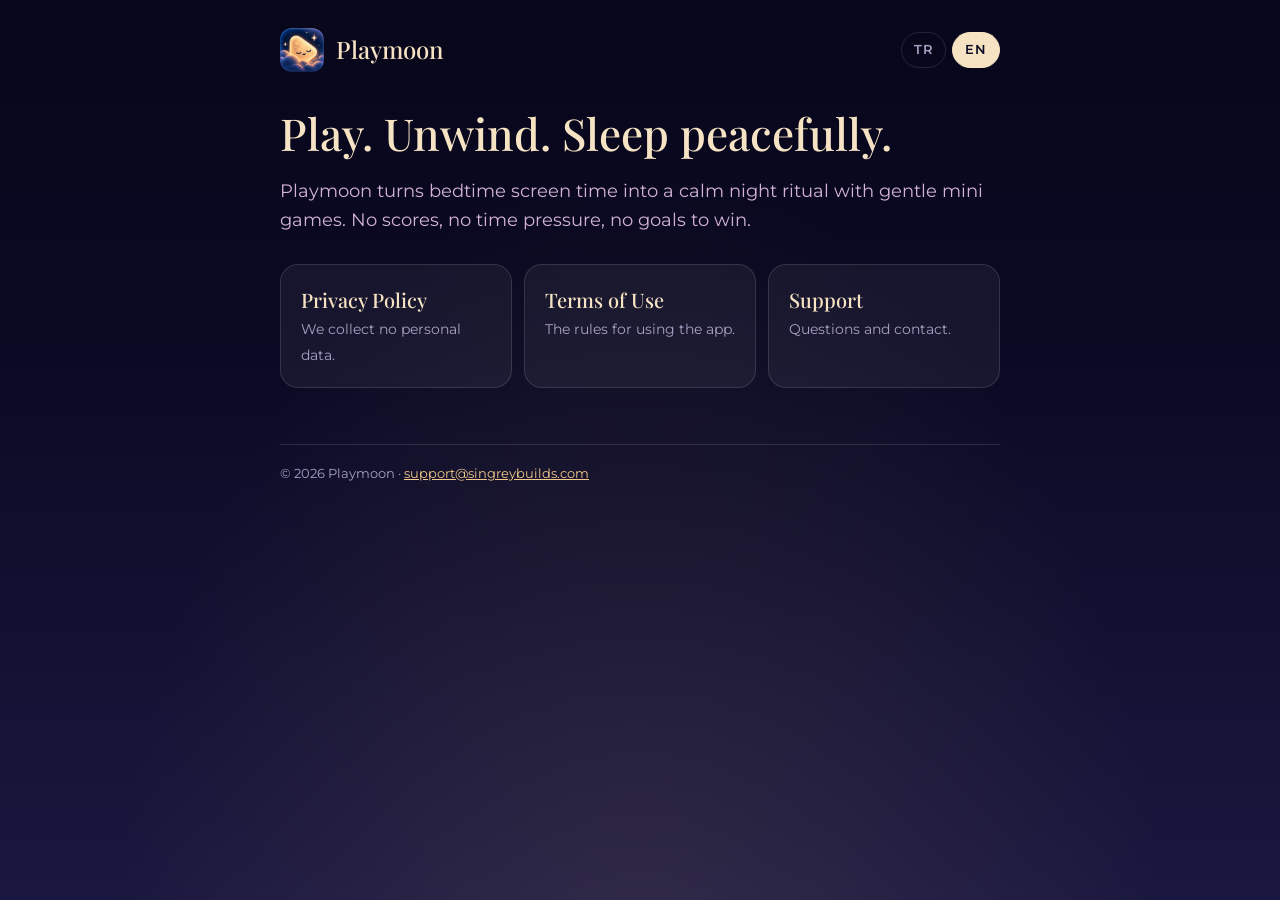
<file: index.html>
<!doctype html>
<html lang="tr">
<head>
<meta charset="utf-8">
<meta name="viewport" content="width=device-width, initial-scale=1, viewport-fit=cover">
<title>Playmoon</title>
<meta name="description" content="Playmoon: uyku öncesi için sakin mini oyunlar. / Playmoon: calm mini games for bedtime.">
<link rel="canonical" href="https://playmoonapp.com/">
<link rel="icon" href="assets/favicon.png">
<link rel="preconnect" href="https://fonts.googleapis.com">
<link rel="preconnect" href="https://fonts.gstatic.com" crossorigin>
<link rel="stylesheet" href="https://fonts.googleapis.com/css2?family=Montserrat:wght@400;500;600&family=Playfair+Display:wght@500&display=swap">
<link rel="stylesheet" href="assets/site.css">
<script src="assets/lang.js"></script>
</head>
<body>
<div class="page">
  <header class="top">
    <a class="brand" href="index.html" data-keep-lang><img src="assets/logo.png" alt=""><span>Playmoon</span></a>
    <div class="langs" aria-label="Dil / Language"><a href="?lang=tr" data-set="tr">TR</a><a href="?lang=en" data-set="en">EN</a></div>
  </header>

  <main lang="tr">
    <h1>Oyna. Sakinleş. Huzurla uyu.</h1>
    <p class="lead">Playmoon, uyku öncesi ekran zamanını sakin bir gece ritüeline dönüştüren mini oyunlardan oluşur. Skor yok, süre baskısı yok, kazanma hedefi yok.</p>
    <div class="cards">
      <a href="privacy.html" data-keep-lang><strong>Gizlilik Politikası</strong><span>Kişisel veri toplamıyoruz.</span></a>
      <a href="terms.html" data-keep-lang><strong>Kullanım Koşulları</strong><span>Uygulamayı kullanma kuralları.</span></a>
      <a href="support.html" data-keep-lang><strong>Destek</strong><span>Sorular ve iletişim.</span></a>
    </div>
  </main>

  <main lang="en">
    <h1>Play. Unwind. Sleep peacefully.</h1>
    <p class="lead">Playmoon turns bedtime screen time into a calm night ritual with gentle mini games. No scores, no time pressure, no goals to win.</p>
    <div class="cards">
      <a href="privacy.html" data-keep-lang><strong>Privacy Policy</strong><span>We collect no personal data.</span></a>
      <a href="terms.html" data-keep-lang><strong>Terms of Use</strong><span>The rules for using the app.</span></a>
      <a href="support.html" data-keep-lang><strong>Support</strong><span>Questions and contact.</span></a>
    </div>
  </main>

  <footer>© 2026 Playmoon · <a href="mailto:support@singreybuilds.com">support@singreybuilds.com</a></footer>
</div>
</body>
</html>
</file>
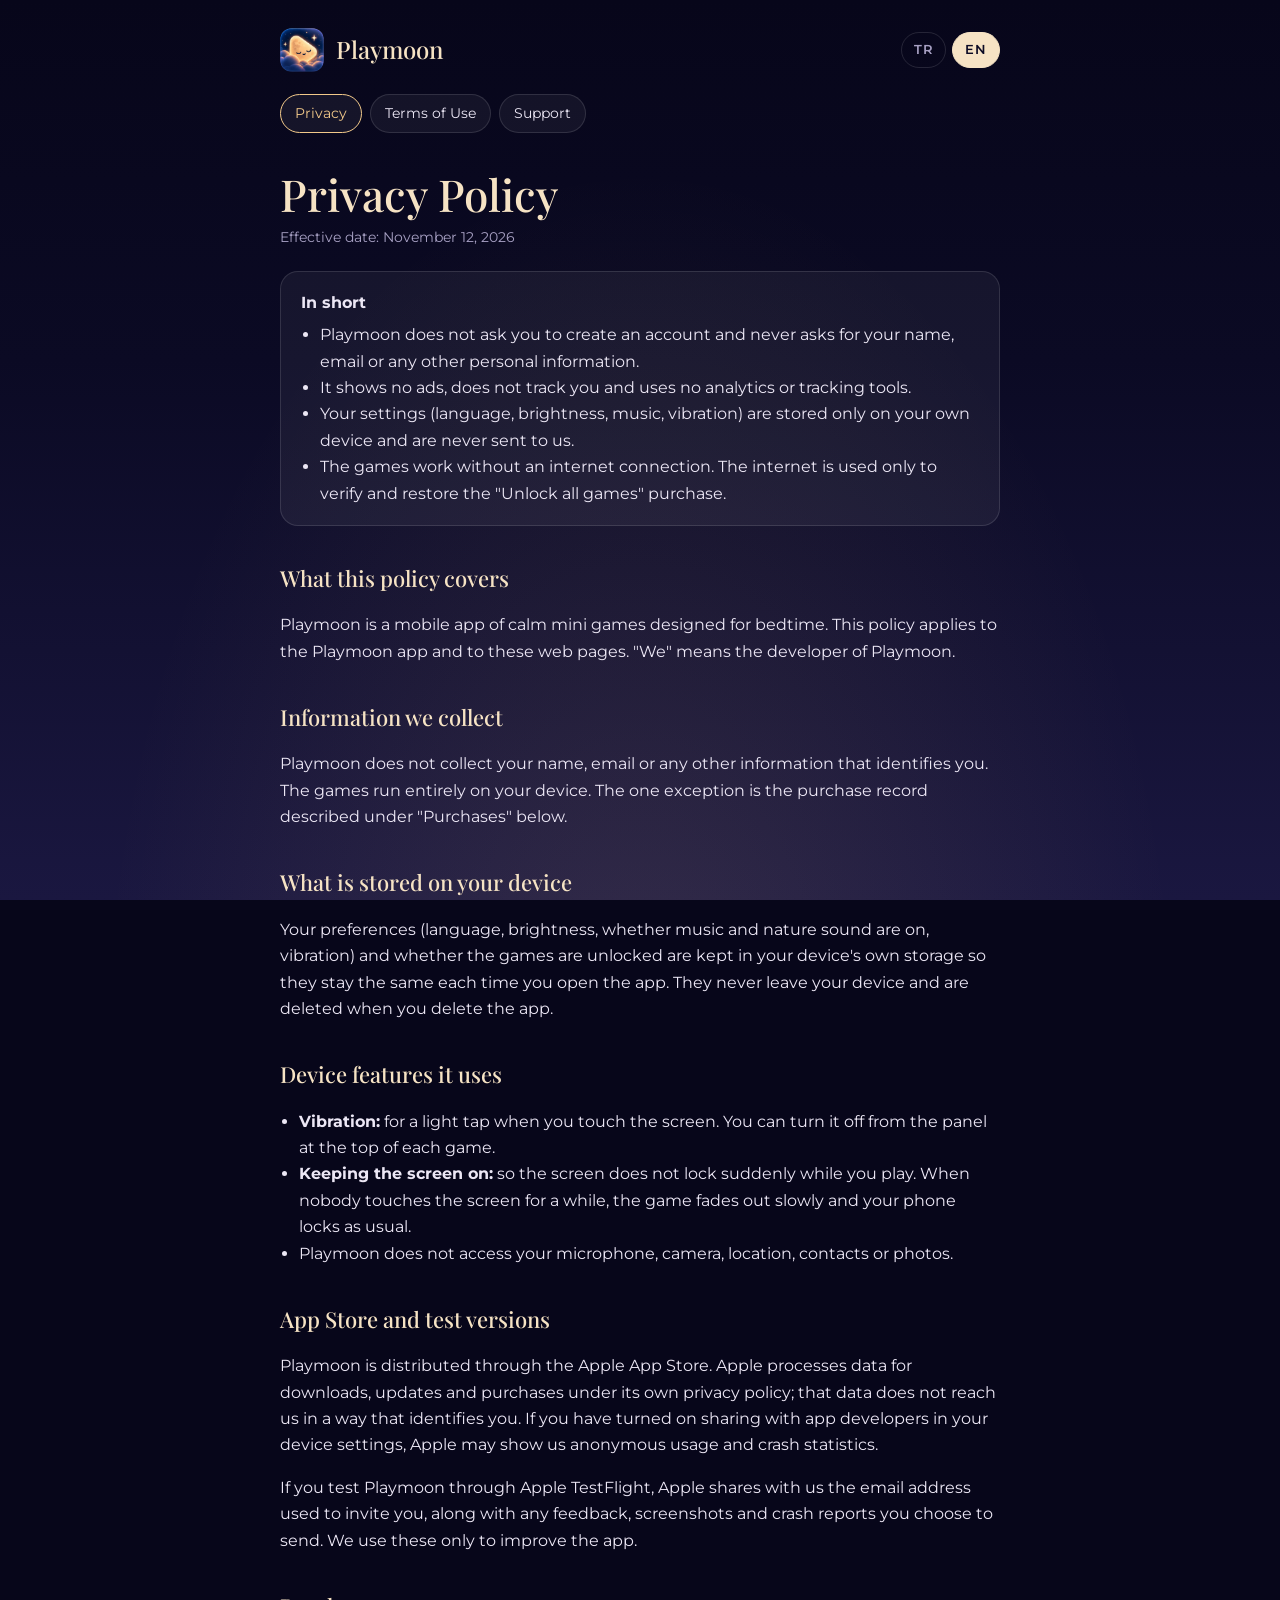
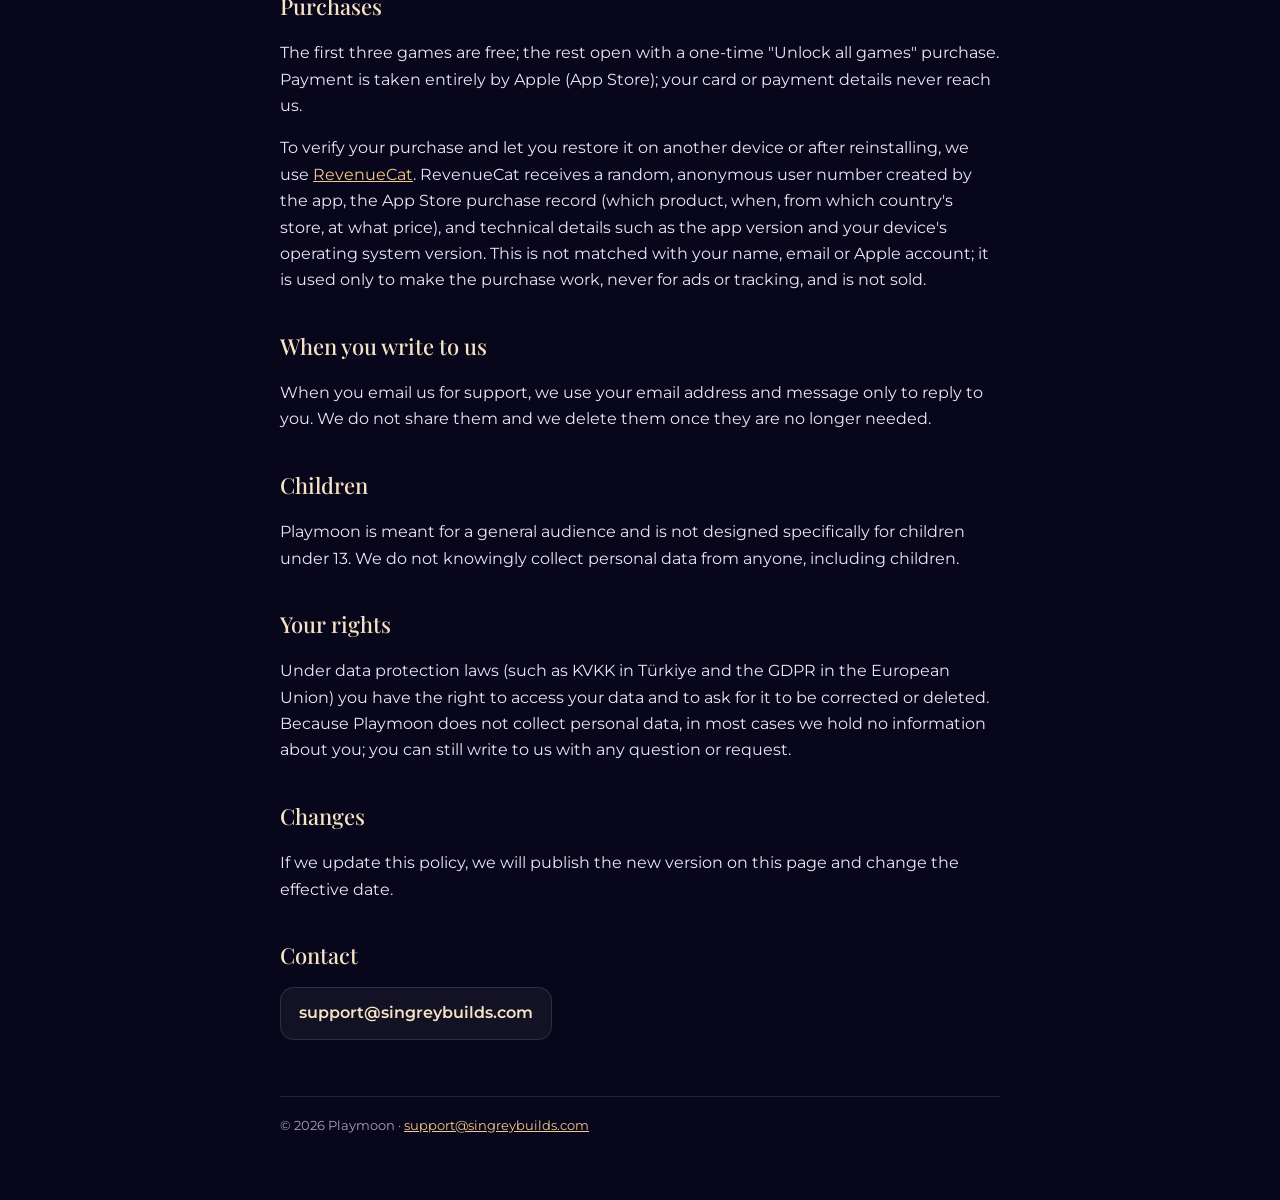
<file: privacy.html>
<!doctype html>
<html lang="tr">
<head>
<meta charset="utf-8">
<meta name="viewport" content="width=device-width, initial-scale=1, viewport-fit=cover">
<title>Playmoon – Gizlilik Politikası</title>
<meta name="title-tr" content="Playmoon – Gizlilik Politikası">
<meta name="title-en" content="Playmoon – Privacy Policy">
<meta name="description" content="Playmoon gizlilik politikası: hesap yok, reklam ve takip yok; satın almalar Apple ve RevenueCat üzerinden. / Playmoon privacy policy: no account, no ads, no tracking; purchases through Apple and RevenueCat.">
<link rel="canonical" href="https://playmoonapp.com/privacy">
<link rel="icon" href="assets/favicon.png">
<link rel="preconnect" href="https://fonts.googleapis.com">
<link rel="preconnect" href="https://fonts.gstatic.com" crossorigin>
<link rel="stylesheet" href="https://fonts.googleapis.com/css2?family=Montserrat:wght@400;500;600&family=Playfair+Display:wght@500&display=swap">
<link rel="stylesheet" href="assets/site.css">
<script src="assets/lang.js"></script>
</head>
<body>
<div class="page">
  <header class="top">
    <a class="brand" href="index.html" data-keep-lang><img src="assets/logo.png" alt=""><span>Playmoon</span></a>
    <div class="langs" aria-label="Dil / Language"><a href="?lang=tr" data-set="tr">TR</a><a href="?lang=en" data-set="en">EN</a></div>
  </header>
  <nav class="links">
    <a href="privacy.html" data-keep-lang aria-current="page"><span lang="tr">Gizlilik</span><span lang="en">Privacy</span></a>
    <a href="terms.html" data-keep-lang><span lang="tr">Kullanım Koşulları</span><span lang="en">Terms of Use</span></a>
    <a href="support.html" data-keep-lang><span lang="tr">Destek</span><span lang="en">Support</span></a>
  </nav>

  <main lang="tr">
    <h1>Gizlilik Politikası</h1>
    <p class="meta">Yürürlük tarihi: 12 Kasım 2026</p>

    <div class="summary">
      <strong>Kısaca</strong>
      <ul>
        <li>Playmoon hesap açmanı istemez; adını, e-postanı ya da başka bir kişisel bilgini sormaz.</li>
        <li>Reklam göstermez, seni takip etmez, analiz veya izleme aracı kullanmaz.</li>
        <li>Ayarların (dil, parlaklık, müzik, titreşim) yalnızca kendi cihazında saklanır, bize gönderilmez.</li>
        <li>Oyunlar internet bağlantısı olmadan çalışır. İnternet yalnızca "Tüm oyunların kilidini aç" satın alımını doğrulamak ve geri yüklemek için kullanılır.</li>
      </ul>
    </div>

    <h2>Bu politika neyi kapsar</h2>
    <p>Playmoon, uyku öncesi için tasarlanmış sakin mini oyunlardan oluşan bir mobil uygulamadır. Bu politika Playmoon uygulaması ve bu web sayfaları için geçerlidir. "Biz", Playmoon'un geliştiricisini ifade eder.</p>

    <h2>Topladığımız bilgiler</h2>
    <p>Playmoon adını, e-postanı ya da seni tanımlayan başka bir bilgiyi toplamaz. Oyunlar tamamen cihazında çalışır. Tek istisna, aşağıda "Satın almalar" bölümünde anlatılan satın alma kaydıdır.</p>

    <h2>Cihazında saklananlar</h2>
    <p>Tercihlerin (dil, parlaklık, müzik ve doğa sesinin açık ya da kapalı olması, titreşim) ve oyunların kilidinin açılıp açılmadığı uygulamayı her açtığında aynı kalsın diye cihazının kendi depolama alanında tutulur. Bu bilgiler cihazından çıkmaz ve uygulamayı sildiğinde silinir.</p>

    <h2>Kullandığı cihaz özellikleri</h2>
    <ul>
      <li><strong>Titreşim:</strong> Ekrana dokunduğunda hafif bir titreşim için. Oyundaki üst panelden kapatabilirsin.</li>
      <li><strong>Ekranı açık tutma:</strong> Oyun sırasında ekranın aniden kilitlenmemesi için. Bir süre dokunulmayınca oyun yavaşça kararır ve telefonun normal şekilde kilitlenir.</li>
      <li>Playmoon mikrofonuna, kamerana, konumuna, rehberine ya da fotoğraflarına erişmez.</li>
    </ul>

    <h2>App Store ve test sürümleri</h2>
    <p>Playmoon, Apple App Store üzerinden dağıtılır. Apple; indirme, güncelleme ve satın alma gibi işlemler için kendi gizlilik politikasına göre veri işler; bu veriler bize seni tanımlayacak şekilde iletilmez. Cihaz ayarlarında uygulama geliştiricileriyle paylaşım seçeneğini açtıysan, Apple bize anonim kullanım ve çökme istatistikleri gösterebilir.</p>
    <p>Playmoon'u Apple TestFlight ile test ediyorsan Apple, seni test grubuna eklemek için kullanılan e-posta adresini ve senin göndermeyi seçtiğin geri bildirimleri, ekran görüntülerini ve çökme raporlarını bizimle paylaşır. Bunları yalnızca uygulamayı iyileştirmek için kullanırız.</p>

    <h2>Satın almalar</h2>
    <p>İlk üç oyun ücretsizdir; diğerleri tek seferlik "Tüm oyunların kilidini aç" satın alımıyla açılır. Ödeme tamamen Apple (App Store) tarafından alınır; kart ya da ödeme bilgilerin bize ulaşmaz.</p>
    <p>Satın alımını doğrulamak ve başka bir cihazda ya da yeniden yüklemeden sonra geri yükleyebilmek için <a href="https://www.revenuecat.com/privacy">RevenueCat</a> hizmetini kullanırız. RevenueCat'e uygulamanın oluşturduğu rastgele, anonim bir kullanıcı numarası, App Store'un satın alma kaydı (hangi ürün, ne zaman, hangi ülke mağazasından, hangi fiyatla), uygulama sürümü ve cihazın işletim sistemi sürümü gibi teknik bilgiler gönderilir. Bu bilgiler adınla, e-postanla ya da Apple hesabınla eşleştirilmez; yalnızca satın almanın çalışması için kullanılır, reklam ya da takip amacıyla kullanılmaz ve satılmaz.</p>

    <h2>Bize yazdığında</h2>
    <p>Destek için e-posta gönderdiğinde e-posta adresini ve mesajını yalnızca sana cevap vermek için kullanırız. Kimseyle paylaşmayız ve artık gerekmediğinde sileriz.</p>

    <h2>Çocuklar</h2>
    <p>Playmoon genel kitleye yöneliktir ve 13 yaşın altındaki çocuklara özel olarak tasarlanmamıştır. Çocuklar dahil hiç kimseden bilerek kişisel veri toplamayız.</p>

    <h2>Hakların</h2>
    <p>Kişisel verilerin korunmasına ilişkin mevzuat (Türkiye'de KVKK, Avrupa Birliği'nde GDPR gibi) kapsamında verilerine erişme, bunların düzeltilmesini ya da silinmesini isteme hakların vardır. Playmoon senden kişisel veri toplamadığı için çoğu durumda elimizde senin hakkında bir bilgi bulunmaz; yine de her soru ve talebin için bize yazabilirsin.</p>

    <h2>Değişiklikler</h2>
    <p>Bu politikayı güncellersek yeni hâlini bu sayfada yayımlar ve yürürlük tarihini değiştiririz.</p>

    <h2>İletişim</h2>
    <a class="contact" href="mailto:support@singreybuilds.com">support@singreybuilds.com</a>
  </main>

  <main lang="en">
    <h1>Privacy Policy</h1>
    <p class="meta">Effective date: November 12, 2026</p>

    <div class="summary">
      <strong>In short</strong>
      <ul>
        <li>Playmoon does not ask you to create an account and never asks for your name, email or any other personal information.</li>
        <li>It shows no ads, does not track you and uses no analytics or tracking tools.</li>
        <li>Your settings (language, brightness, music, vibration) are stored only on your own device and are never sent to us.</li>
        <li>The games work without an internet connection. The internet is used only to verify and restore the "Unlock all games" purchase.</li>
      </ul>
    </div>

    <h2>What this policy covers</h2>
    <p>Playmoon is a mobile app of calm mini games designed for bedtime. This policy applies to the Playmoon app and to these web pages. "We" means the developer of Playmoon.</p>

    <h2>Information we collect</h2>
    <p>Playmoon does not collect your name, email or any other information that identifies you. The games run entirely on your device. The one exception is the purchase record described under "Purchases" below.</p>

    <h2>What is stored on your device</h2>
    <p>Your preferences (language, brightness, whether music and nature sound are on, vibration) and whether the games are unlocked are kept in your device's own storage so they stay the same each time you open the app. They never leave your device and are deleted when you delete the app.</p>

    <h2>Device features it uses</h2>
    <ul>
      <li><strong>Vibration:</strong> for a light tap when you touch the screen. You can turn it off from the panel at the top of each game.</li>
      <li><strong>Keeping the screen on:</strong> so the screen does not lock suddenly while you play. When nobody touches the screen for a while, the game fades out slowly and your phone locks as usual.</li>
      <li>Playmoon does not access your microphone, camera, location, contacts or photos.</li>
    </ul>

    <h2>App Store and test versions</h2>
    <p>Playmoon is distributed through the Apple App Store. Apple processes data for downloads, updates and purchases under its own privacy policy; that data does not reach us in a way that identifies you. If you have turned on sharing with app developers in your device settings, Apple may show us anonymous usage and crash statistics.</p>
    <p>If you test Playmoon through Apple TestFlight, Apple shares with us the email address used to invite you, along with any feedback, screenshots and crash reports you choose to send. We use these only to improve the app.</p>

    <h2>Purchases</h2>
    <p>The first three games are free; the rest open with a one-time "Unlock all games" purchase. Payment is taken entirely by Apple (App Store); your card or payment details never reach us.</p>
    <p>To verify your purchase and let you restore it on another device or after reinstalling, we use <a href="https://www.revenuecat.com/privacy">RevenueCat</a>. RevenueCat receives a random, anonymous user number created by the app, the App Store purchase record (which product, when, from which country's store, at what price), and technical details such as the app version and your device's operating system version. This is not matched with your name, email or Apple account; it is used only to make the purchase work, never for ads or tracking, and is not sold.</p>

    <h2>When you write to us</h2>
    <p>When you email us for support, we use your email address and message only to reply to you. We do not share them and we delete them once they are no longer needed.</p>

    <h2>Children</h2>
    <p>Playmoon is meant for a general audience and is not designed specifically for children under 13. We do not knowingly collect personal data from anyone, including children.</p>

    <h2>Your rights</h2>
    <p>Under data protection laws (such as KVKK in Türkiye and the GDPR in the European Union) you have the right to access your data and to ask for it to be corrected or deleted. Because Playmoon does not collect personal data, in most cases we hold no information about you; you can still write to us with any question or request.</p>

    <h2>Changes</h2>
    <p>If we update this policy, we will publish the new version on this page and change the effective date.</p>

    <h2>Contact</h2>
    <a class="contact" href="mailto:support@singreybuilds.com">support@singreybuilds.com</a>
  </main>

  <footer>© 2026 Playmoon · <a href="mailto:support@singreybuilds.com">support@singreybuilds.com</a></footer>
</div>
</body>
</html>
</file>
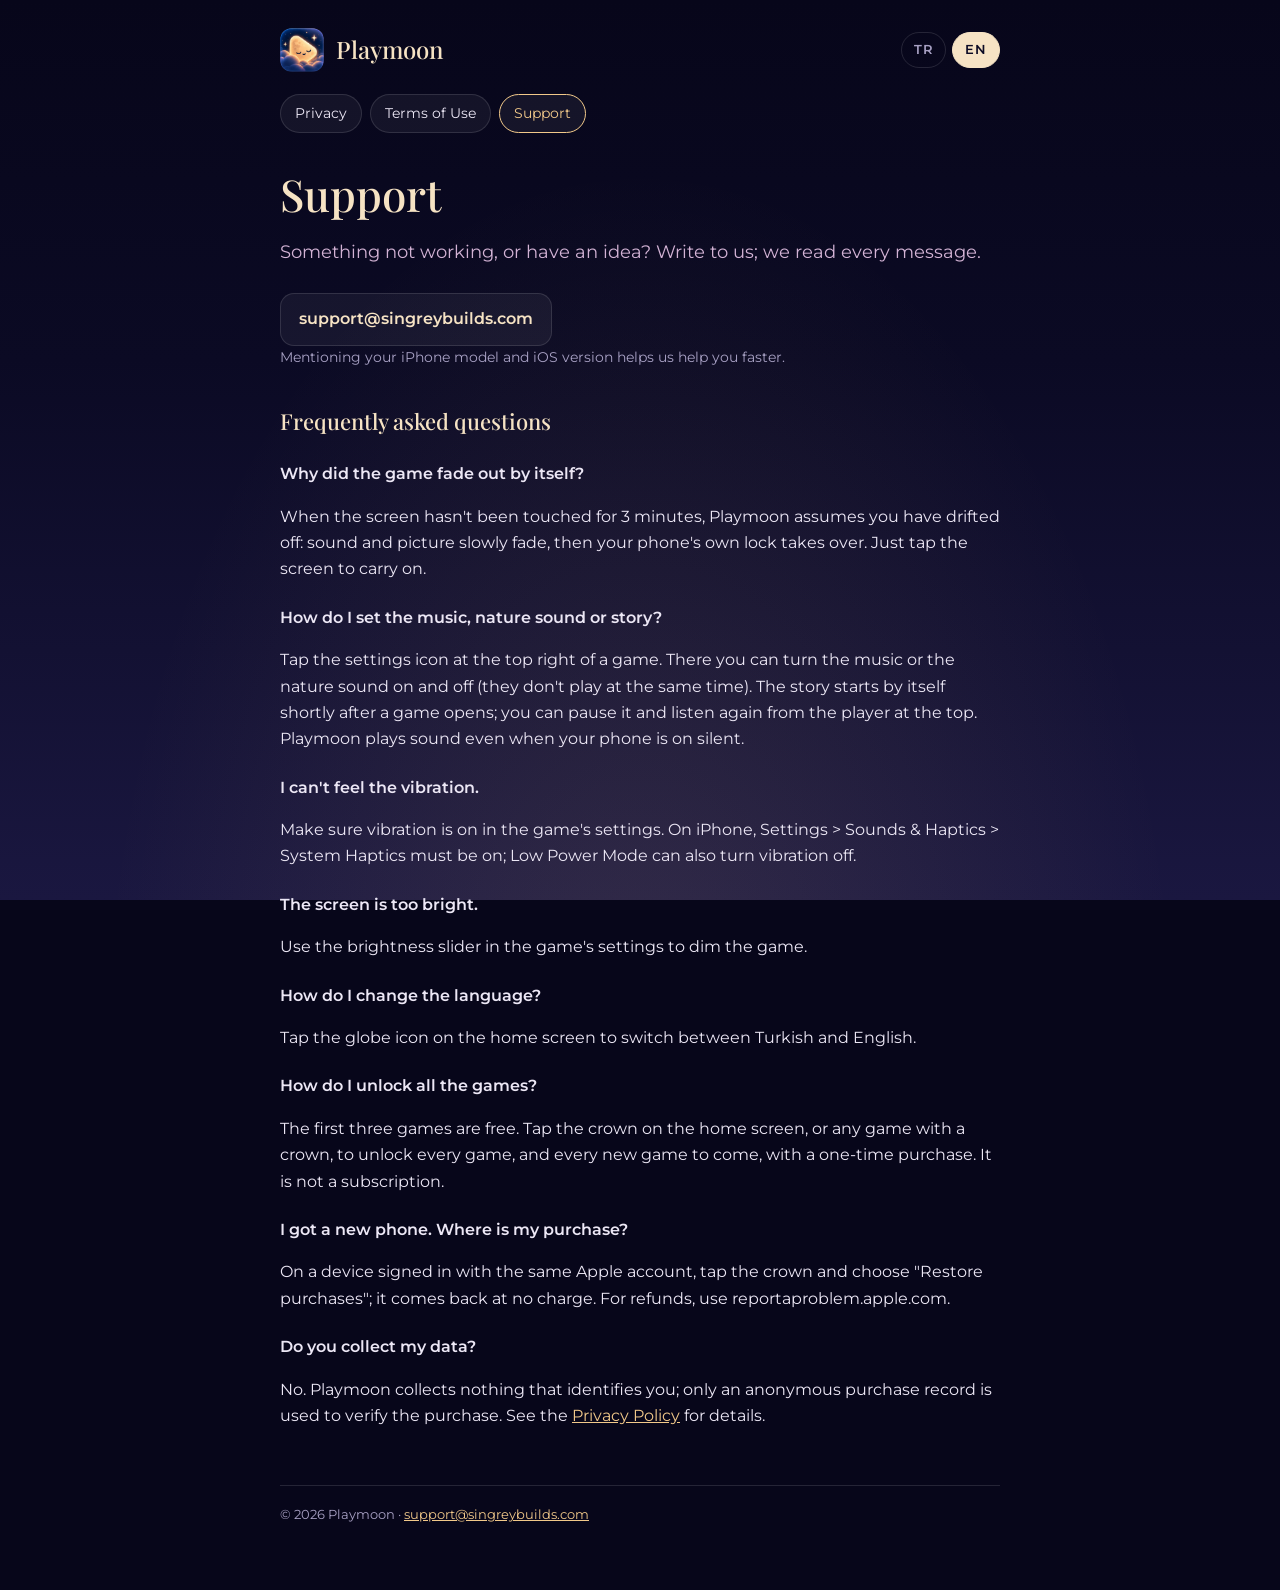
<file: support.html>
<!doctype html>
<html lang="tr">
<head>
<meta charset="utf-8">
<meta name="viewport" content="width=device-width, initial-scale=1, viewport-fit=cover">
<title>Playmoon – Destek</title>
<meta name="title-tr" content="Playmoon – Destek">
<meta name="title-en" content="Playmoon – Support">
<meta name="description" content="Playmoon destek ve sık sorulan sorular. / Playmoon support and frequently asked questions.">
<link rel="canonical" href="https://playmoonapp.com/support">
<link rel="icon" href="assets/favicon.png">
<link rel="preconnect" href="https://fonts.googleapis.com">
<link rel="preconnect" href="https://fonts.gstatic.com" crossorigin>
<link rel="stylesheet" href="https://fonts.googleapis.com/css2?family=Montserrat:wght@400;500;600&family=Playfair+Display:wght@500&display=swap">
<link rel="stylesheet" href="assets/site.css">
<script src="assets/lang.js"></script>
</head>
<body>
<div class="page">
  <header class="top">
    <a class="brand" href="index.html" data-keep-lang><img src="assets/logo.png" alt=""><span>Playmoon</span></a>
    <div class="langs" aria-label="Dil / Language"><a href="?lang=tr" data-set="tr">TR</a><a href="?lang=en" data-set="en">EN</a></div>
  </header>
  <nav class="links">
    <a href="privacy.html" data-keep-lang><span lang="tr">Gizlilik</span><span lang="en">Privacy</span></a>
    <a href="terms.html" data-keep-lang><span lang="tr">Kullanım Koşulları</span><span lang="en">Terms of Use</span></a>
    <a href="support.html" data-keep-lang aria-current="page"><span lang="tr">Destek</span><span lang="en">Support</span></a>
  </nav>

  <main lang="tr">
    <h1>Destek</h1>
    <p class="lead">Bir sorun mu yaşıyorsun ya da bir önerin mi var? Bize yaz, her mesajı okuyoruz.</p>
    <a class="contact" href="mailto:support@singreybuilds.com">support@singreybuilds.com</a>
    <p class="meta">iPhone modelini ve iOS sürümünü eklersen daha hızlı yardımcı olabiliriz.</p>

    <h2>Sık sorulan sorular</h2>

    <h3>Oyun neden kendiliğinden karardı?</h3>
    <p>Playmoon, 3 dakika boyunca ekrana dokunulmadığında uykuya daldığını varsayar: ses ve görüntü yavaşça kararır, ardından telefonun kendi kilidi devreye girer. Devam etmek için ekrana dokunman yeterli.</p>

    <h3>Müziği, doğa sesini ya da hikayeyi nasıl ayarlarım?</h3>
    <p>Oyunun sağ üstündeki ayarlar simgesine dokun. Buradan müziği ya da doğa sesini açıp kapatabilirsin (ikisi aynı anda çalmaz). Hikaye oyun açıldıktan biraz sonra kendiliğinden başlar; üstteki oynatıcıdan durdurup yeniden dinleyebilirsin. Playmoon, telefon sessiz moddayken de ses çalar.</p>

    <h3>Titreşimi hissetmiyorum.</h3>
    <p>Oyundaki ayarlarda titreşimin açık olduğundan emin ol. iPhone'da Ayarlar &gt; Ses ve Dokunuş &gt; Sistem Dokunuşları açık olmalıdır; Düşük Güç Modu da titreşimi kapatabilir.</p>

    <h3>Ekran çok parlak.</h3>
    <p>Oyundaki ayarlarda bulunan parlaklık çubuğuyla oyun içi parlaklığı azaltabilirsin.</p>

    <h3>Dili nasıl değiştiririm?</h3>
    <p>Ana ekrandaki dünya simgesine dokunarak Türkçe ile İngilizce arasında geçiş yapabilirsin.</p>

    <h3>Tüm oyunların kilidini nasıl açarım?</h3>
    <p>İlk üç oyun ücretsizdir. Ana ekrandaki taç simgesine ya da taçlı bir oyuna dokunup tek seferlik satın alımla tüm oyunları ve yeni gelecek oyunları açabilirsin. Abonelik değildir.</p>

    <h3>Yeni telefonuma geçtim, satın alımım nerede?</h3>
    <p>Aynı Apple hesabıyla giriş yaptığın cihazda taç simgesine dokunup "Satın alımları geri yükle"yi seç; ücret alınmadan geri gelir. İade için reportaproblem.apple.com adresini kullanabilirsin.</p>

    <h3>Verilerimi topluyor musunuz?</h3>
    <p>Hayır. Playmoon seni tanımlayan bir bilgi toplamaz; satın almayı doğrulamak için yalnızca anonim bir satın alma kaydı kullanılır. Ayrıntılar için <a href="privacy.html" data-keep-lang>Gizlilik Politikası</a> sayfasına bakabilirsin.</p>
  </main>

  <main lang="en">
    <h1>Support</h1>
    <p class="lead">Something not working, or have an idea? Write to us; we read every message.</p>
    <a class="contact" href="mailto:support@singreybuilds.com">support@singreybuilds.com</a>
    <p class="meta">Mentioning your iPhone model and iOS version helps us help you faster.</p>

    <h2>Frequently asked questions</h2>

    <h3>Why did the game fade out by itself?</h3>
    <p>When the screen hasn't been touched for 3 minutes, Playmoon assumes you have drifted off: sound and picture slowly fade, then your phone's own lock takes over. Just tap the screen to carry on.</p>

    <h3>How do I set the music, nature sound or story?</h3>
    <p>Tap the settings icon at the top right of a game. There you can turn the music or the nature sound on and off (they don't play at the same time). The story starts by itself shortly after a game opens; you can pause it and listen again from the player at the top. Playmoon plays sound even when your phone is on silent.</p>

    <h3>I can't feel the vibration.</h3>
    <p>Make sure vibration is on in the game's settings. On iPhone, Settings &gt; Sounds &amp; Haptics &gt; System Haptics must be on; Low Power Mode can also turn vibration off.</p>

    <h3>The screen is too bright.</h3>
    <p>Use the brightness slider in the game's settings to dim the game.</p>

    <h3>How do I change the language?</h3>
    <p>Tap the globe icon on the home screen to switch between Turkish and English.</p>

    <h3>How do I unlock all the games?</h3>
    <p>The first three games are free. Tap the crown on the home screen, or any game with a crown, to unlock every game, and every new game to come, with a one-time purchase. It is not a subscription.</p>

    <h3>I got a new phone. Where is my purchase?</h3>
    <p>On a device signed in with the same Apple account, tap the crown and choose "Restore purchases"; it comes back at no charge. For refunds, use reportaproblem.apple.com.</p>

    <h3>Do you collect my data?</h3>
    <p>No. Playmoon collects nothing that identifies you; only an anonymous purchase record is used to verify the purchase. See the <a href="privacy.html" data-keep-lang>Privacy Policy</a> for details.</p>
  </main>

  <footer>© 2026 Playmoon · <a href="mailto:support@singreybuilds.com">support@singreybuilds.com</a></footer>
</div>
</body>
</html>
</file>
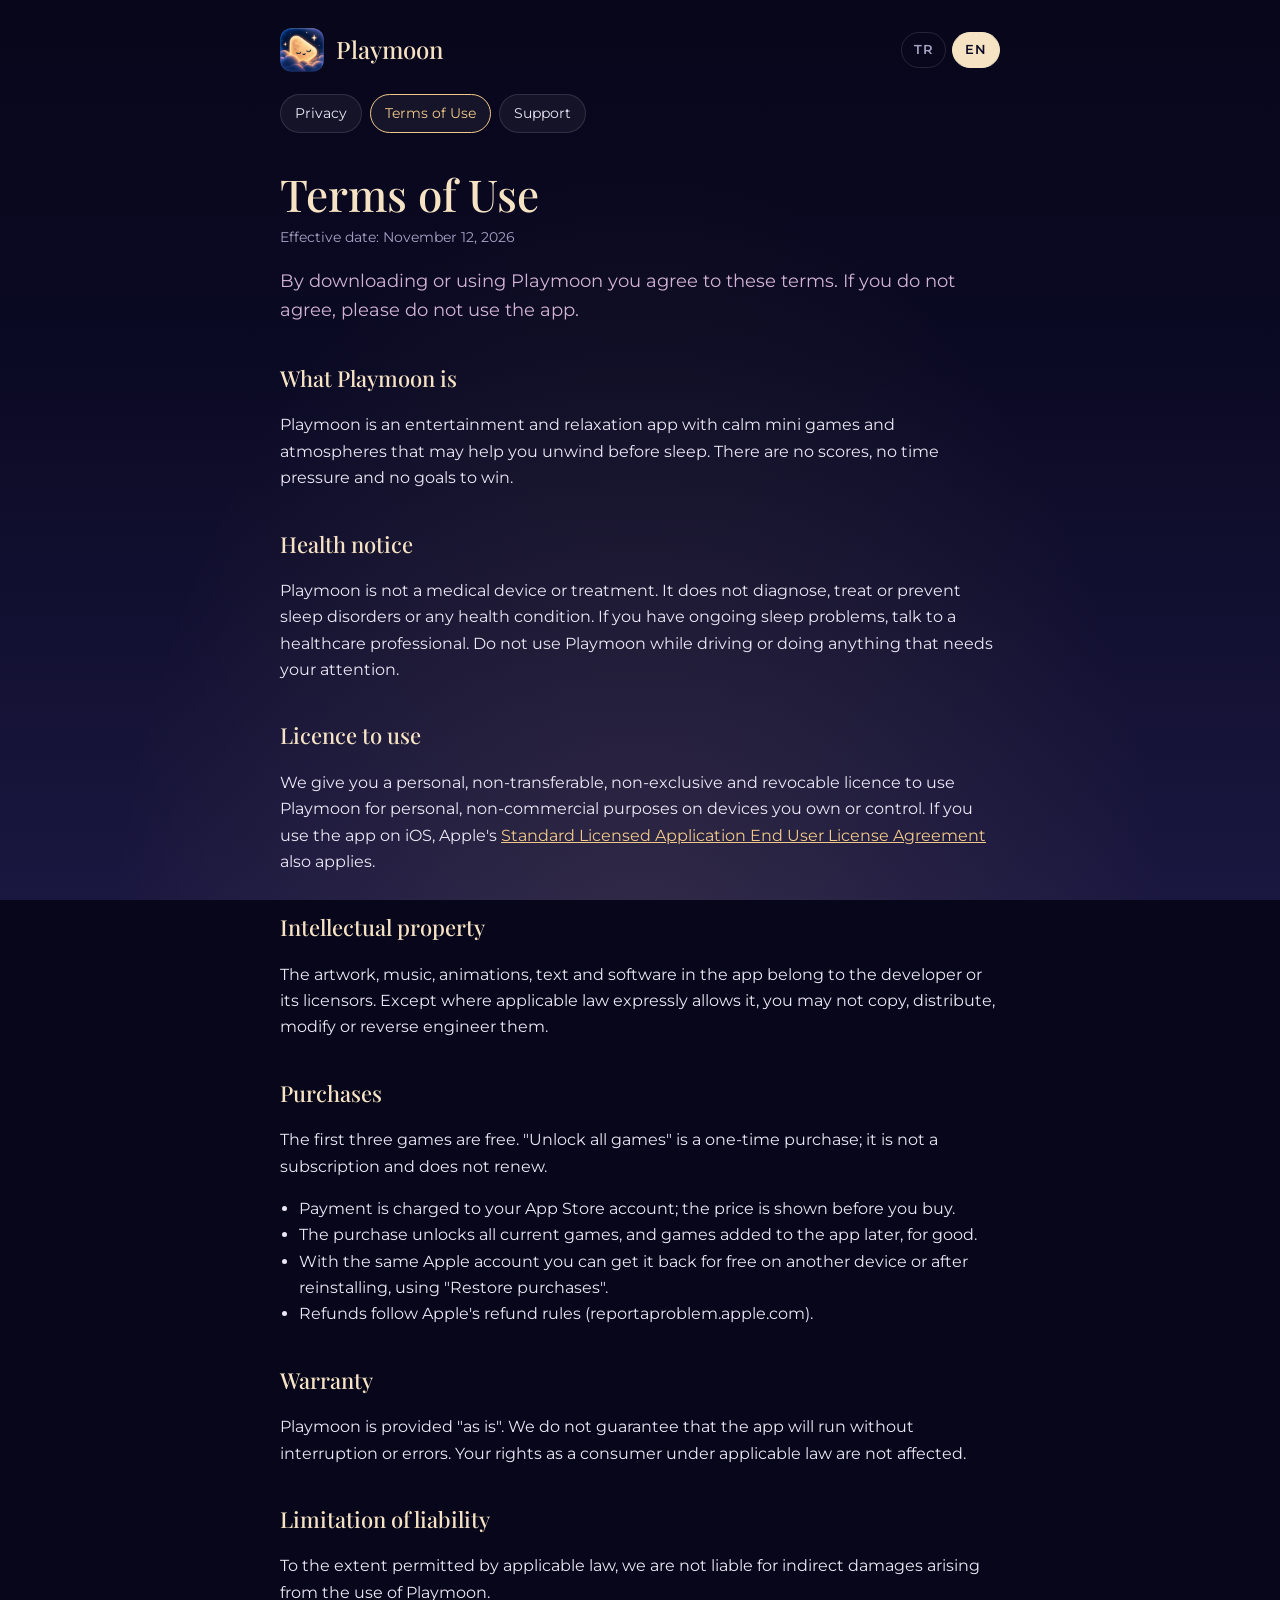
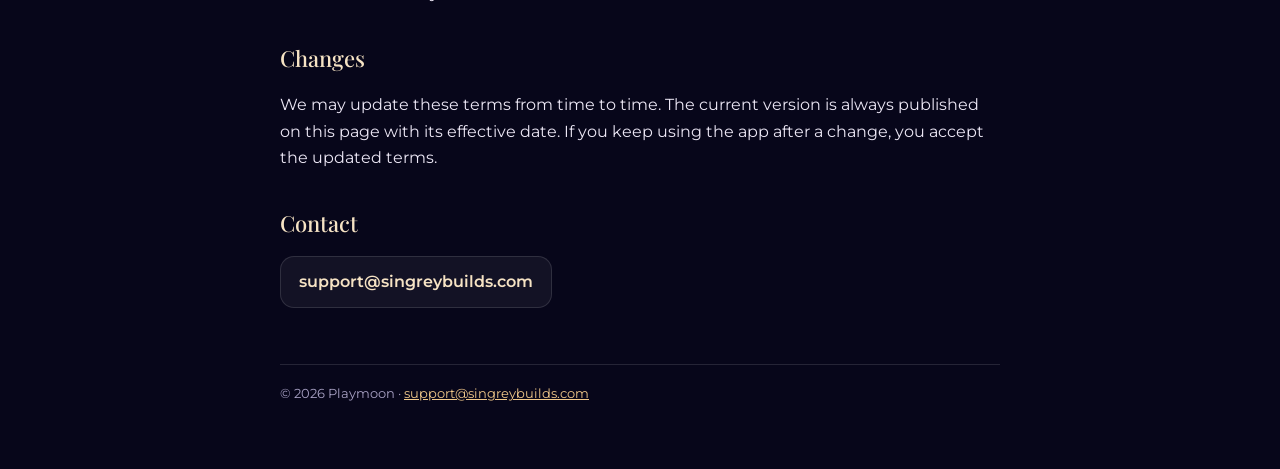
<file: terms.html>
<!doctype html>
<html lang="tr">
<head>
<meta charset="utf-8">
<meta name="viewport" content="width=device-width, initial-scale=1, viewport-fit=cover">
<title>Playmoon – Kullanım Koşulları</title>
<meta name="title-tr" content="Playmoon – Kullanım Koşulları">
<meta name="title-en" content="Playmoon – Terms of Use">
<meta name="description" content="Playmoon kullanım koşulları. / Playmoon terms of use.">
<link rel="canonical" href="https://playmoonapp.com/terms">
<link rel="icon" href="assets/favicon.png">
<link rel="preconnect" href="https://fonts.googleapis.com">
<link rel="preconnect" href="https://fonts.gstatic.com" crossorigin>
<link rel="stylesheet" href="https://fonts.googleapis.com/css2?family=Montserrat:wght@400;500;600&family=Playfair+Display:wght@500&display=swap">
<link rel="stylesheet" href="assets/site.css">
<script src="assets/lang.js"></script>
</head>
<body>
<div class="page">
  <header class="top">
    <a class="brand" href="index.html" data-keep-lang><img src="assets/logo.png" alt=""><span>Playmoon</span></a>
    <div class="langs" aria-label="Dil / Language"><a href="?lang=tr" data-set="tr">TR</a><a href="?lang=en" data-set="en">EN</a></div>
  </header>
  <nav class="links">
    <a href="privacy.html" data-keep-lang><span lang="tr">Gizlilik</span><span lang="en">Privacy</span></a>
    <a href="terms.html" data-keep-lang aria-current="page"><span lang="tr">Kullanım Koşulları</span><span lang="en">Terms of Use</span></a>
    <a href="support.html" data-keep-lang><span lang="tr">Destek</span><span lang="en">Support</span></a>
  </nav>

  <main lang="tr">
    <h1>Kullanım Koşulları</h1>
    <p class="meta">Yürürlük tarihi: 12 Kasım 2026</p>
    <p class="lead">Playmoon'u indirerek ya da kullanarak bu koşulları kabul etmiş olursun. Kabul etmiyorsan lütfen uygulamayı kullanma.</p>

    <h2>Playmoon nedir</h2>
    <p>Playmoon, uyku öncesinde sakinleşmene yardımcı olabilecek sakin mini oyunlar ve atmosferler sunan bir eğlence ve rahatlama uygulamasıdır. Skor, süre baskısı ya da kazanma hedefi yoktur.</p>

    <h2>Sağlıkla ilgili uyarı</h2>
    <p>Playmoon tıbbi bir cihaz ya da tedavi yöntemi değildir. Uyku bozukluklarını ya da herhangi bir sağlık durumunu teşhis etmez, tedavi etmez veya önlemez. Süregelen uyku sorunların varsa bir sağlık uzmanına danış. Araç kullanırken ya da dikkat gerektiren bir iş yaparken Playmoon'u kullanma.</p>

    <h2>Kullanım izni</h2>
    <p>Sana Playmoon'u kişisel ve ticari olmayan amaçlarla, sahip olduğun ya da kullandığın cihazlarda kullanman için kişisel, devredilemez, münhasır olmayan ve geri alınabilir bir kullanım izni veriyoruz. Uygulamayı iOS'ta kullanıyorsan Apple'ın <a href="https://www.apple.com/legal/internet-services/itunes/dev/stdeula/">Standart Lisans Sözleşmesi</a> de geçerlidir.</p>

    <h2>Fikri mülkiyet</h2>
    <p>Uygulamadaki görseller, müzikler, animasyonlar, metinler ve yazılım geliştiriciye ya da lisans verenlerine aittir. Yürürlükteki mevzuatın açıkça izin verdiği durumlar dışında bunları kopyalayamaz, dağıtamaz, değiştiremez ya da tersine mühendislik uygulayamazsın.</p>

    <h2>Satın almalar</h2>
    <p>İlk üç oyun ücretsizdir. "Tüm oyunların kilidini aç" tek seferlik bir satın alımdır; abonelik değildir ve yenilenmez.</p>
    <ul>
      <li>Ödeme App Store hesabın üzerinden alınır; fiyat satın almadan önce gösterilir.</li>
      <li>Satın alım, mevcut tüm oyunları ve uygulamaya sonradan eklenecek oyunları süresiz olarak açar.</li>
      <li>Aynı Apple hesabıyla başka bir cihazda ya da yeniden yüklemeden sonra "Satın alımları geri yükle" ile ücretsiz olarak geri alabilirsin.</li>
      <li>İadeler Apple'ın iade kurallarına tabidir (reportaproblem.apple.com).</li>
    </ul>

    <h2>Garanti</h2>
    <p>Playmoon "olduğu gibi" sunulur. Uygulamanın kesintisiz ya da hatasız çalışacağını garanti etmeyiz. Yürürlükteki mevzuatın tüketicilere tanıdığı haklar saklıdır.</p>

    <h2>Sorumluluğun sınırı</h2>
    <p>Yürürlükteki mevzuatın izin verdiği ölçüde, Playmoon'un kullanımından doğabilecek dolaylı zararlardan sorumlu değiliz.</p>

    <h2>Değişiklikler</h2>
    <p>Bu koşulları zaman zaman güncelleyebiliriz. Güncel hâli her zaman bu sayfada yayımlanır ve yürürlük tarihi değiştirilir. Değişiklikten sonra uygulamayı kullanmaya devam etmen, güncel koşulları kabul ettiğin anlamına gelir.</p>

    <h2>İletişim</h2>
    <a class="contact" href="mailto:support@singreybuilds.com">support@singreybuilds.com</a>
  </main>

  <main lang="en">
    <h1>Terms of Use</h1>
    <p class="meta">Effective date: November 12, 2026</p>
    <p class="lead">By downloading or using Playmoon you agree to these terms. If you do not agree, please do not use the app.</p>

    <h2>What Playmoon is</h2>
    <p>Playmoon is an entertainment and relaxation app with calm mini games and atmospheres that may help you unwind before sleep. There are no scores, no time pressure and no goals to win.</p>

    <h2>Health notice</h2>
    <p>Playmoon is not a medical device or treatment. It does not diagnose, treat or prevent sleep disorders or any health condition. If you have ongoing sleep problems, talk to a healthcare professional. Do not use Playmoon while driving or doing anything that needs your attention.</p>

    <h2>Licence to use</h2>
    <p>We give you a personal, non-transferable, non-exclusive and revocable licence to use Playmoon for personal, non-commercial purposes on devices you own or control. If you use the app on iOS, Apple's <a href="https://www.apple.com/legal/internet-services/itunes/dev/stdeula/">Standard Licensed Application End User License Agreement</a> also applies.</p>

    <h2>Intellectual property</h2>
    <p>The artwork, music, animations, text and software in the app belong to the developer or its licensors. Except where applicable law expressly allows it, you may not copy, distribute, modify or reverse engineer them.</p>

    <h2>Purchases</h2>
    <p>The first three games are free. "Unlock all games" is a one-time purchase; it is not a subscription and does not renew.</p>
    <ul>
      <li>Payment is charged to your App Store account; the price is shown before you buy.</li>
      <li>The purchase unlocks all current games, and games added to the app later, for good.</li>
      <li>With the same Apple account you can get it back for free on another device or after reinstalling, using "Restore purchases".</li>
      <li>Refunds follow Apple's refund rules (reportaproblem.apple.com).</li>
    </ul>

    <h2>Warranty</h2>
    <p>Playmoon is provided "as is". We do not guarantee that the app will run without interruption or errors. Your rights as a consumer under applicable law are not affected.</p>

    <h2>Limitation of liability</h2>
    <p>To the extent permitted by applicable law, we are not liable for indirect damages arising from the use of Playmoon.</p>

    <h2>Changes</h2>
    <p>We may update these terms from time to time. The current version is always published on this page with its effective date. If you keep using the app after a change, you accept the updated terms.</p>

    <h2>Contact</h2>
    <a class="contact" href="mailto:support@singreybuilds.com">support@singreybuilds.com</a>
  </main>

  <footer>© 2026 Playmoon · <a href="mailto:support@singreybuilds.com">support@singreybuilds.com</a></footer>
</div>
</body>
</html>
</file>
<file: assets/site.css>
/* Playmoon legal pages: the app's night palette, one deliberate dark look. */
:root {
  color-scheme: dark;
  --night: #0b0a24;
  --night-deep: #07061a;
  --dusk: #1a1740;
  --cream: #f6e3c4;
  --gold: #f2c98a;
  --lavender: #d3b3d5;
  --text: #ece7f5;
  --muted: #a8a1c4;
  --hairline: rgba(255, 255, 255, 0.12);
  --card: rgba(255, 255, 255, 0.05);
  --display: 'Playfair Display', Georgia, 'Times New Roman', serif;
  --body: 'Montserrat', 'Segoe UI', Roboto, Helvetica, Arial, sans-serif;
}

* { box-sizing: border-box; }

html { background: var(--night-deep); }

body {
  margin: 0;
  min-height: 100vh;
  color: var(--text);
  font-family: var(--body);
  font-size: 16px;
  line-height: 1.65;
  background:
    radial-gradient(ellipse at 50% 120%, rgba(242, 201, 138, 0.12), transparent 60%),
    linear-gradient(180deg, var(--night-deep) 0%, var(--night) 40%, var(--dusk) 100%);
  background-attachment: fixed;
  padding-left: max(16px, env(safe-area-inset-left, 0px));
  padding-right: max(16px, env(safe-area-inset-right, 0px));
}

.page { max-width: 720px; margin: 0 auto; padding-block: 28px 64px; }

header.top { display: flex; align-items: center; justify-content: space-between; gap: 12px; flex-wrap: wrap; }
.brand { display: flex; align-items: center; gap: 12px; color: var(--cream); text-decoration: none; }
.brand img { width: 44px; height: 44px; border-radius: 12px; }
.brand span { font-family: var(--display); font-size: 24px; font-weight: 500; }

.langs { display: flex; gap: 6px; }
.langs a {
  font-size: 13px; font-weight: 600; letter-spacing: 0.06em; color: var(--muted); text-decoration: none;
  padding: 6px 12px; border-radius: 999px; border: 1px solid var(--hairline);
}
.langs a[aria-current='true'] { color: var(--night); background: var(--cream); border-color: var(--cream); }

nav.links { display: flex; flex-wrap: wrap; gap: 8px; margin-top: 22px; }
nav.links a {
  color: var(--text); text-decoration: none; font-size: 14px; padding: 7px 14px; border-radius: 999px;
  background: var(--card); border: 1px solid var(--hairline);
}
nav.links a[aria-current='page'] { border-color: var(--gold); color: var(--gold); }

h1 { font-family: var(--display); font-weight: 500; color: var(--cream); font-size: clamp(32px, 6vw, 44px); line-height: 1.15; margin: 36px 0 6px; text-wrap: balance; }
h2 { font-family: var(--display); font-weight: 500; color: var(--cream); font-size: 22px; margin: 34px 0 6px; text-wrap: balance; }
h3 { font-size: 16px; font-weight: 600; color: var(--text); margin: 22px 0 4px; }
p, li { color: var(--text); }
.meta { color: var(--muted); font-size: 14px; margin: 0; }
.lead { font-size: 18px; color: var(--lavender); }
a { color: var(--gold); }
a:focus-visible { outline: 2px solid var(--gold); outline-offset: 3px; border-radius: 6px; }
ul { padding-left: 1.2em; }

.summary { margin-top: 22px; padding: 18px 20px; border-radius: 18px; background: var(--card); border: 1px solid var(--hairline); }
.summary ul { margin: 6px 0 0; }

.contact {
  display: inline-block; margin-top: 8px; padding: 12px 18px; border-radius: 14px; background: var(--card);
  border: 1px solid var(--hairline); font-weight: 600; color: var(--cream); text-decoration: none; word-break: break-all;
}

.cards { display: grid; grid-template-columns: repeat(auto-fit, minmax(200px, 1fr)); gap: 12px; margin-top: 28px; }
.cards a {
  display: block; padding: 18px 20px; border-radius: 18px; background: var(--card); border: 1px solid var(--hairline);
  color: var(--text); text-decoration: none; min-width: 0;
}
.cards a strong { display: block; font-family: var(--display); font-weight: 500; font-size: 20px; color: var(--cream); }
.cards a span { color: var(--muted); font-size: 14px; }

footer { margin-top: 56px; padding-top: 18px; border-top: 1px solid var(--hairline); color: var(--muted); font-size: 13px; }

/* Show one language at a time once the script has picked it; without the script both stay readable. */
html[data-lang='tr'] [lang='en'],
html[data-lang='en'] [lang='tr'] { display: none !important; }
</file>
